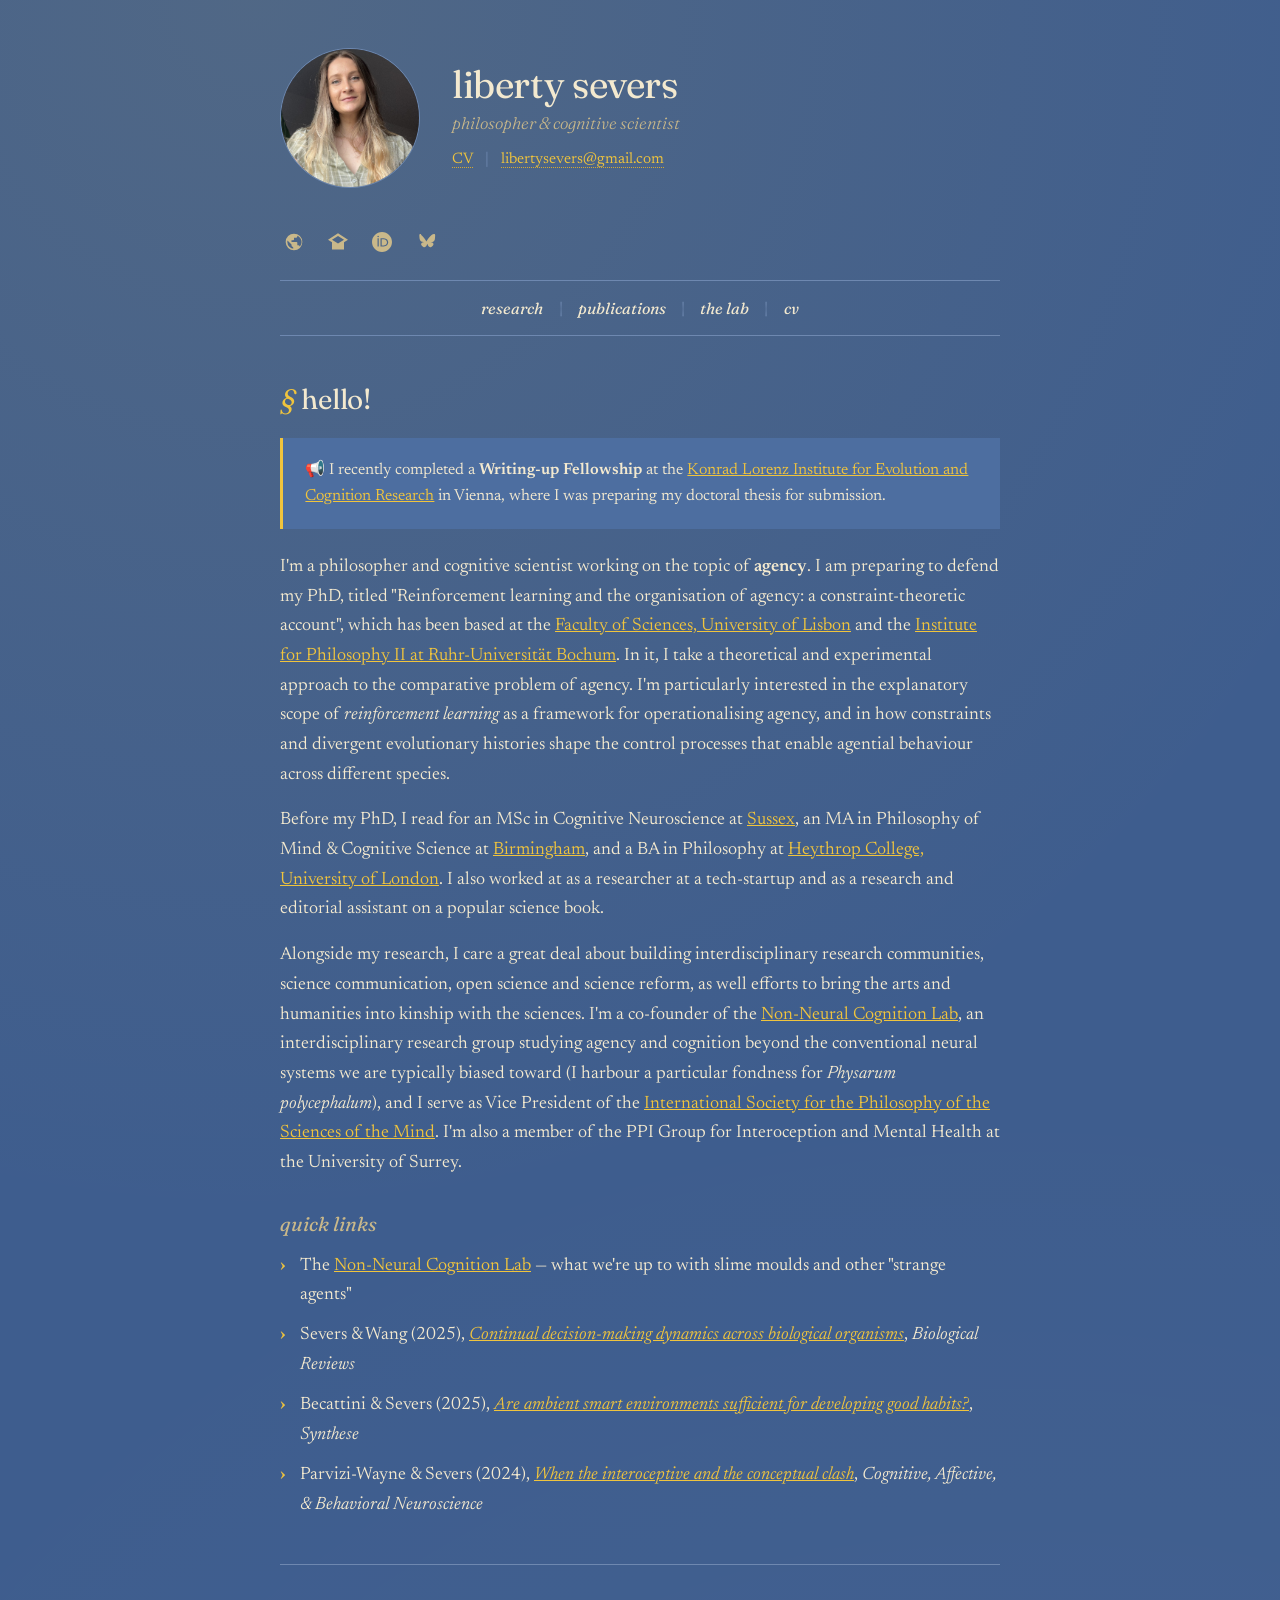
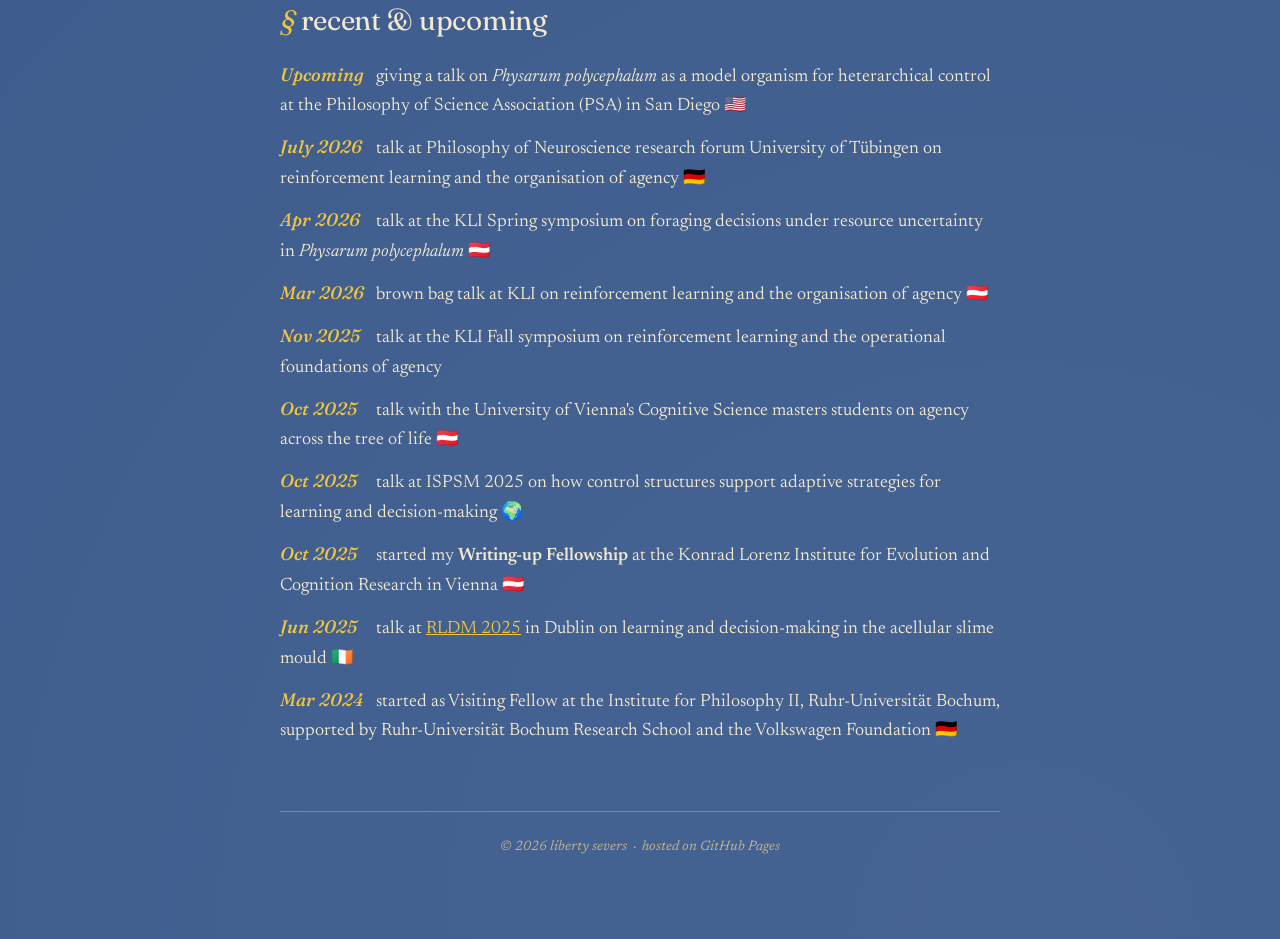
<file: index.html>
<!DOCTYPE html>
<html lang="en">
<head>
  <meta charset="UTF-8" />
  <meta name="viewport" content="width=device-width, initial-scale=1" />
  <title>hello! | liberty severs</title>
  <meta name="description" content="Philosopher & cognitive scientist working on agency, control, and learning and decision-making in both neural and aneural systems." />
  <meta name="google-site-verification" content="Inj9S_rk3QT-n1Qy0sbxyKyYQzeuWXI2e18o4aNgvlk" />
 
  <!-- Fonts -->
  <link rel="preconnect" href="https://fonts.googleapis.com">
  <link rel="preconnect" href="https://fonts.gstatic.com" crossorigin>
  <link href="https://fonts.googleapis.com/css2?family=Fraunces:ital,opsz,wght@0,9..144,300..700;1,9..144,300..700&family=Newsreader:ital,opsz,wght@0,6..72,300..600;1,6..72,300..600&display=swap" rel="stylesheet">
 
  <style>
    :root {
      /* Cornflower blue & marigold — vintage French postcard */
      --bg:         #3e5d8e;
      --bg-soft:    #4d6ea0;
      --ink:        #f3e9cf;
      --ink-soft:   #c9b88a;
      --rule:       #6e88b0;
      --accent:     #f0c43d;
      --accent-soft:#d4a832;
      --gold:       #e8b224;
      --serif-display: "Fraunces", Georgia, serif;
      --serif-body:    "Newsreader", Georgia, serif;
    }
 
    * { box-sizing: border-box; margin: 0; padding: 0; }
 
    html { scroll-behavior: smooth; }
 
    body {
      background: var(--bg);
      color: var(--ink);
      font-family: var(--serif-body);
      font-size: 18px;
      line-height: 1.65;
      font-weight: 380;
      -webkit-font-smoothing: antialiased;
      padding: 3rem 1.5rem 5rem;
      background-image:
        radial-gradient(circle at 20% 0%, rgba(240, 196, 61, 0.10), transparent 45%),
        radial-gradient(circle at 80% 100%, rgba(255, 255, 255, 0.04), transparent 55%);
    }
 
    .wrap {
      max-width: 720px;
      margin: 0 auto;
    }
 
    /* ── HEADER ─────────────────────────── */
    header {
      display: grid;
      grid-template-columns: 140px 1fr;
      gap: 2rem;
      align-items: center;
      margin-bottom: 2.5rem;
    }
 
    .portrait {
      width: 140px;
      height: 140px;
      border-radius: 50%;
      overflow: hidden;
      background: var(--bg-soft);
      border: 1px solid var(--rule);
      display: flex;
      align-items: center;
      justify-content: center;
      font-family: var(--serif-display);
      font-style: italic;
      font-size: 3rem;
      color: var(--accent);
    }
    .portrait img {
      width: 100%; height: 100%; object-fit: cover; display: block;
    }
 
    .titleblock h1 {
      font-family: var(--serif-display);
      font-weight: 400;
      font-size: 2.4rem;
      line-height: 1.05;
      letter-spacing: -0.01em;
      margin-bottom: 0.35rem;
    }
    .titleblock h1 a {
      color: inherit; text-decoration: none;
      border-bottom: 1px solid transparent;
      transition: border-color .2s;
    }
    .titleblock h1 a:hover { border-bottom-color: var(--accent); }
 
    .tagline {
      font-family: var(--serif-display);
      font-style: italic;
      font-weight: 300;
      font-size: 1.05rem;
      color: var(--ink-soft);
      margin-bottom: 0.6rem;
    }
 
    .meta {
      font-size: 0.95rem;
      color: var(--ink-soft);
    }
    .meta a {
      color: var(--accent);
      text-decoration: none;
      border-bottom: 1px dotted var(--accent-soft);
    }
    .meta a:hover { color: var(--ink); border-bottom-color: var(--ink); }
    .meta .sep { color: var(--rule); margin: 0 0.5rem; }
 
    /* ── SOCIAL ICONS ───────────────────── */
    .socials {
      display: flex; flex-wrap: wrap; gap: 1rem;
      margin: 1.25rem 0 1.5rem;
    }
    .socials a {
      width: 28px; height: 28px;
      display: flex; align-items: center; justify-content: center;
      color: var(--ink-soft);
      transition: color .2s, transform .2s;
    }
    .socials a:hover { color: var(--accent); transform: translateY(-2px); }
    .socials svg { width: 20px; height: 20px; }
 
    /* ── NAV ────────────────────────────── */
    nav.primary {
      padding: 0.85rem 0;
      border-top: 1px solid var(--rule);
      border-bottom: 1px solid var(--rule);
      margin-bottom: 2.5rem;
      font-family: var(--serif-display);
      font-size: 1rem;
      text-align: center;
    }
    nav.primary a {
      color: var(--ink);
      text-decoration: none;
      font-style: italic;
      font-weight: 400;
      padding: 0 0.4rem;
      transition: color .2s;
    }
    nav.primary a:hover { color: var(--accent); }
    nav.primary .sep { color: var(--rule); margin: 0 0.3rem; }
 
    /* ── SECTIONS ───────────────────────── */
    section { margin-bottom: 2.75rem; }
 
    h2 {
      font-family: var(--serif-display);
      font-weight: 400;
      font-size: 1.75rem;
      letter-spacing: -0.01em;
      margin-bottom: 1rem;
    }
    h2::before {
      content: "§ ";
      color: var(--accent);
      font-style: italic;
      font-weight: 400;
    }
 
    h3 {
      font-family: var(--serif-display);
      font-style: italic;
      font-weight: 400;
      font-size: 1.25rem;
      color: var(--ink-soft);
      margin: 1.75rem 0 0.75rem;
    }
 
    p { margin-bottom: 1rem; }
 
    a { color: var(--accent); }
    a:hover { color: var(--ink); }
 
    strong { font-weight: 600; color: var(--ink); }
    em { font-style: italic; }
 
    hr {
      border: none;
      border-top: 1px solid var(--rule);
      margin: 2rem 0;
    }
 
    /* ── LISTS ──────────────────────────── */
    ul { list-style: none; padding-left: 0; }
    ul li {
      position: relative;
      padding-left: 1.25rem;
      margin-bottom: 0.65rem;
    }
    ul li::before {
      content: "›";
      position: absolute;
      left: 0;
      top: 0;
      color: var(--accent);
      font-weight: 600;
    }
    ul ul { margin-top: 0.5rem; }
    ul ul li::before { content: "·"; }
 
    /* timeline list */
    .timeline li {
      padding-left: 0;
    }
    .timeline li::before { content: none; }
    .timeline .date {
      font-family: var(--serif-display);
      font-style: italic;
      font-weight: 500;
      color: var(--accent);
      display: inline-block;
      min-width: 5.5rem;
    }
 
    /* ── ANNOUNCEMENT ───────────────────── */
    .announcement {
      background: var(--bg-soft);
      border-left: 3px solid var(--accent);
      padding: 1.2rem 1.4rem;
      margin-bottom: 1.5rem;
      font-size: 1rem;
    }
 
    /* ── FOOTER ─────────────────────────── */
    footer {
      margin-top: 4rem;
      padding-top: 1.5rem;
      border-top: 1px solid var(--rule);
      text-align: center;
      font-size: 0.85rem;
      color: var(--ink-soft);
      font-style: italic;
    }
 
    /* ── MOBILE ─────────────────────────── */
    @media (max-width: 600px) {
      body { padding: 2rem 1.25rem 4rem; font-size: 17px; }
      header {
        grid-template-columns: 1fr;
        text-align: center;
        gap: 1.25rem;
      }
      .portrait { margin: 0 auto; }
      .socials { justify-content: center; }
      .titleblock h1 { font-size: 2rem; }
      nav.primary { font-size: 0.95rem; }
      nav.primary a { display: inline-block; padding: 0.25rem 0.4rem; }
    }
  </style>
</head>
 
<body>
  <div class="wrap">
 
    <!-- ─────── HEADER ─────── -->
    <header>
      <div class="portrait"><img src="headshot.jpg" alt="Liberty Severs"></div>
 
      <div class="titleblock">
        <h1><a href="/">liberty severs</a></h1>
        <div class="tagline">philosopher &amp; cognitive scientist</div>
        <div class="meta">
          <a href="cv.pdf">CV</a>
          <span class="sep">|</span>
          <a href="mailto:libertysevers@gmail.com">libertysevers@gmail.com</a>
        </div>
      </div>
    </header>
 
    <!-- ─────── SOCIAL ICONS ─────── -->
    <div class="socials">
      <a href="https://www.nonneuralcognition.com" aria-label="Non-Neural Cognition Lab" title="Non-Neural Cognition Lab">
        <svg viewBox="0 0 24 24" fill="currentColor"><path d="M12 2a10 10 0 1 0 0 20 10 10 0 0 0 0-20zm0 18a8 8 0 0 1-8-8c0-.6.1-1.2.2-1.8L9 15v1a2 2 0 0 0 2 2v1.9zm6.9-2.5A2 2 0 0 0 17 16h-1v-3a1 1 0 0 0-1-1H9v-2h2a1 1 0 0 0 1-1V7h2a2 2 0 0 0 2-2v-.4a8 8 0 0 1 2.9 12.9z"/></svg>
      </a>
      <a href="https://scholar.google.com/citations?user=iL5Z-ScAAAAJ&amp;hl=en" aria-label="Google Scholar" title="Google Scholar">
        <svg viewBox="0 0 24 24" fill="currentColor"><path d="M12 1.5 0 9.3l4.8 3.1V21h14.4v-8.6l4.8-3.1L12 1.5zm0 12.4-7.2-4.6L12 4.7l7.2 4.6L12 13.9z"/></svg>
      </a>
      <a href="https://orcid.org/0000-0001-7961-6526" aria-label="ORCID" title="ORCID">
        <svg viewBox="0 0 24 24" fill="currentColor"><path d="M12 0C5.372 0 0 5.372 0 12s5.372 12 12 12 12-5.372 12-12S18.628 0 12 0zM7.369 4.378c.525 0 .947.431.947.947 0 .525-.422.947-.947.947-.525 0-.946-.422-.946-.947 0-.516.421-.947.946-.947zm-.722 3.038h1.444v10.041H6.647V7.416zm3.562 0h3.9c3.712 0 5.344 2.653 5.344 5.025 0 2.578-2.016 5.025-5.325 5.025h-3.919V7.416zm1.444 1.303v7.444h2.297c3.272 0 4.022-2.484 4.022-3.722 0-2.016-1.284-3.722-4.097-3.722h-2.222z"/></svg>
      </a>
      <a href="https://bsky.app/profile/libertysevers.bsky.social" aria-label="Bluesky" title="Bluesky">
        <svg viewBox="0 0 24 24" fill="currentColor"><path d="M6.3 3.6c2.5 1.9 5.2 5.7 6.2 7.7 1-2 3.7-5.8 6.2-7.7C20.5 2.3 23 1.4 23 4.2c0 .5-.3 4.6-.5 5.2-.6 2.4-3 3-5.2 2.6 3.8.6 4.7 2.7 2.6 4.8-4 4-5.7-1-6.2-2.3-.1-.2-.1-.3-.1-.3s0 .1-.1.3c-.5 1.3-2.2 6.3-6.2 2.3-2.1-2.1-1.2-4.2 2.6-4.8-2.2.3-4.6-.3-5.2-2.6C4.3 8.8 4 4.7 4 4.2c0-2.8 2.5-1.9 2.3-.6z"/></svg>
      </a>
    </div>
 
    <!-- ─────── NAVIGATION ─────── -->
    <nav class="primary">
      <a href="research.html">research</a>
      <span class="sep">|</span>
      <a href="publications.html">publications</a>
      <span class="sep">|</span>
      <a href="https://www.nonneuralcognition.com">the lab</a>
      <span class="sep">|</span>
      <a href="cv.pdf">cv</a>
    </nav>
 
    <!-- ─────── HELLO ─────── -->
    <section>
      <h2>hello!</h2>
 
      <div class="announcement">
        📢 I recently completed a <strong>Writing-up Fellowship</strong> at the <a href="https://www.kli.ac.at/">Konrad Lorenz Institute for Evolution and Cognition Research</a> in Vienna, where I was preparing my doctoral thesis for submission.
      </div>
 
      <p>
        I'm a philosopher and cognitive scientist working on the topic of <strong>agency</strong>. I am preparing to defend my PhD, titled "Reinforcement learning and the organisation of agency: a constraint-theoretic account", which has been based at the <a href="https://ciencias.ulisboa.pt/">Faculty of Sciences, University of Lisbon</a> and the <a href="https://www.ruhr-uni-bochum.de/philosophy/i/">Institute for Philosophy II at Ruhr-Universität Bochum</a>. In it, I take a theoretical and experimental approach to the comparative problem of agency. I'm particularly interested in the explanatory scope of <em>reinforcement learning</em> as a framework for operationalising agency, and in how constraints and divergent evolutionary histories shape the control processes that enable agential behaviour across different species.
      </p>
 
      <p>
        Before my PhD, I read for an MSc in Cognitive Neuroscience at <a href="https://www.sussex.ac.uk/">Sussex</a>, an MA in Philosophy of Mind &amp; Cognitive Science at <a href="https://www.birmingham.ac.uk/">Birmingham</a>, and a BA in Philosophy at <a href="https://www.heythrop.ac.uk/">Heythrop College, University of London</a>. I also worked at as a researcher at a tech-startup and as a research and editorial assistant on a popular science book.
      </p>
 
      <p>
        Alongside my research, I care a great deal about building interdisciplinary research communities, science communication, open science and science reform, as well efforts to bring the arts and humanities into kinship with the sciences. I'm a co-founder of the <a href="https://www.nonneuralcognition.com">Non-Neural Cognition Lab</a>, an interdisciplinary research group studying agency and cognition beyond the conventional neural systems we are typically biased toward (I harbour a particular fondness for <em>Physarum polycephalum</em>), and I serve as Vice President of the <a href="https://www.ispsmind.com/">International Society for the Philosophy of the Sciences of the Mind</a>. I'm also a member of the PPI Group for Interoception and Mental Health at the University of Surrey.
      </p>
 
      <h3>quick links</h3>
      <ul>
        <li>The <a href="https://www.nonneuralcognition.com">Non-Neural Cognition Lab</a> — what we're up to with slime moulds and other "strange agents"</li>
        <li>Severs &amp; Wang (2025), <em><a href="https://onlinelibrary.wiley.com/doi/full/10.1002/brv.70115">Continual decision-making dynamics across biological organisms</a></em>, <em>Biological Reviews</em></li>
        <li>Becattini &amp; Severs (2025), <em><a href="https://link.springer.com/article/10.1007/s11229-025-05060-0">Are ambient smart environments sufficient for developing good habits?</a></em>, <em>Synthese</em></li>
        <li>Parvizi-Wayne &amp; Severs (2024), <em><a href="https://link.springer.com/article/10.3758/s13415-024-01189-6">When the interoceptive and the conceptual clash</a></em>, <em>Cognitive, Affective, &amp; Behavioral Neuroscience</em></li>
      </ul>
    </section>
 
    <hr />
 
    <!-- ─────── NEWS ─────── -->
    <section>
      <h2>recent &amp; upcoming</h2>
      <ul class="timeline">
        <li><span class="date">Upcoming</span> &nbsp;giving a talk on <em>Physarum polycephalum</em> as a model organism for heterarchical control at the Philosophy of Science Association (PSA) in San Diego 🇺🇸</li>
        <li><span class="date">July 2026</span> &nbsp;talk at Philosophy of Neuroscience research forum University of Tübingen on reinforcement learning and the organisation of agency 🇩🇪</li>
        <li><span class="date">Apr 2026</span> &nbsp;talk at the KLI Spring symposium on foraging decisions under resource uncertainty in <em>Physarum polycephalum</em> 🇦🇹</li>
        <li><span class="date">Mar 2026</span> &nbsp;brown bag talk at KLI on reinforcement learning and the organisation of agency 🇦🇹</li>
        <li><span class="date">Nov 2025</span> &nbsp;talk at the KLI Fall symposium on reinforcement learning and the operational foundations of agency</li>
         <li><span class="date">Oct 2025</span> &nbsp;talk with the University of Vienna's Cognitive Science masters students on agency across the tree of life 🇦🇹</li>
        <li><span class="date">Oct 2025</span> &nbsp;talk at ISPSM 2025 on how control structures support adaptive strategies for learning and decision-making 🌍</li>
        <li><span class="date">Oct 2025</span> &nbsp;started my <strong>Writing-up Fellowship</strong> at the Konrad Lorenz Institute for Evolution and Cognition Research in Vienna 🇦🇹</li>
        <li><span class="date">Jun 2025</span> &nbsp;talk at <a href="https://rldm.org/">RLDM 2025</a> in Dublin on learning and decision-making in the acellular slime mould 🇮🇪</li>
        <li><span class="date">Mar 2024</span> &nbsp;started as Visiting Fellow at the Institute for Philosophy II, Ruhr-Universität Bochum, supported by Ruhr-Universität Bochum Research School and the Volkswagen Foundation 🇩🇪</li>
      </ul>
    </section>
 
    <footer>
      © <span id="year"></span> liberty severs &nbsp;·&nbsp; hosted on GitHub Pages
    </footer>
  </div>
 
  <script>
    document.getElementById("year").textContent = new Date().getFullYear();
  </script>
</body>
</html>
</file>
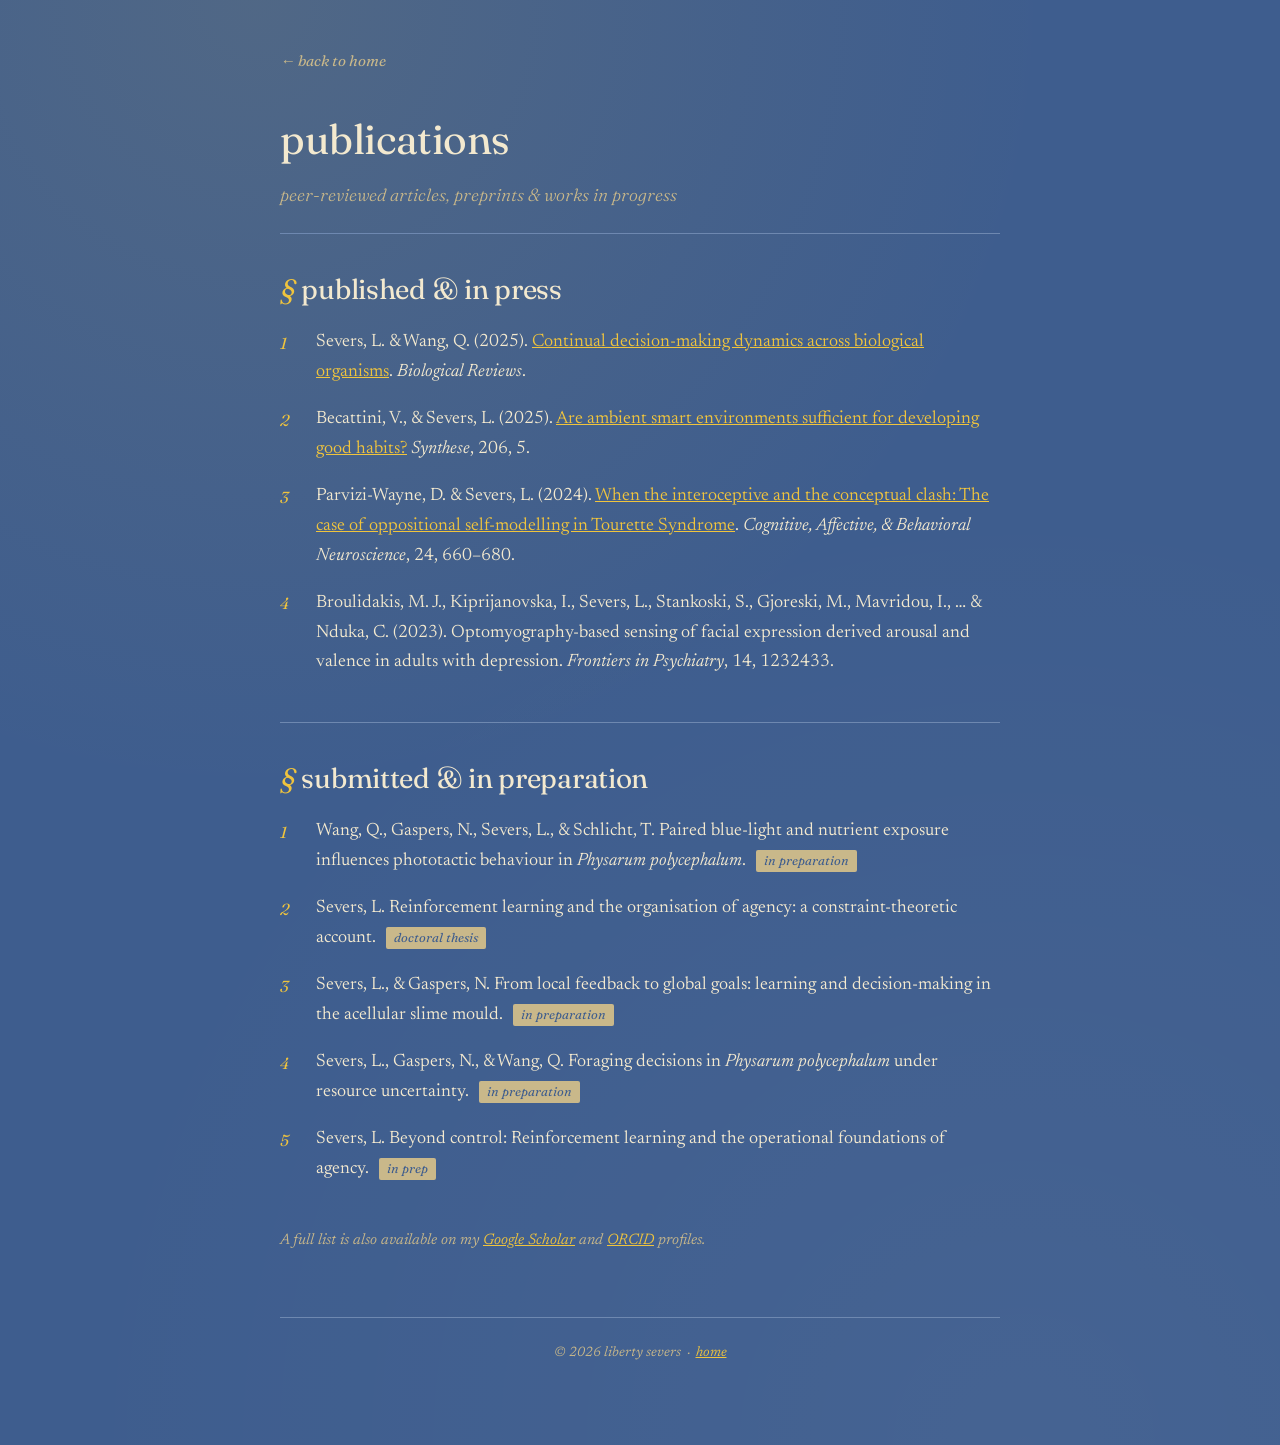
<file: publications.html>
<!DOCTYPE html>
<html lang="en">
<head>
  <meta charset="UTF-8" />
  <meta name="viewport" content="width=device-width, initial-scale=1" />
  <title>publications | liberty severs</title>
  <meta name="description" content="Publications, preprints, and works in progress by Liberty Severs." />

  <link rel="preconnect" href="https://fonts.googleapis.com">
  <link rel="preconnect" href="https://fonts.gstatic.com" crossorigin>
  <link href="https://fonts.googleapis.com/css2?family=Fraunces:ital,opsz,wght@0,9..144,300..700;1,9..144,300..700&family=Newsreader:ital,opsz,wght@0,6..72,300..600;1,6..72,300..600&display=swap" rel="stylesheet">
  <link rel="stylesheet" href="style.css">
</head>

<body>
  <div class="wrap">

    <a href="index.html" class="backlink">back to home</a>

    <h1 class="pagetitle">publications</h1>
    <div class="pagetitle-sub">peer-reviewed articles, preprints &amp; works in progress</div>

    <!-- ─────── PUBLISHED ─────── -->
    <section>
      <h2>published &amp; in press</h2>
      <ol class="pubs">
        <li>
          Severs, L. &amp; Wang, Q. (2025). <a href="https://onlinelibrary.wiley.com/doi/full/10.1002/brv.70115">Continual decision-making dynamics across biological organisms</a>. <em>Biological Reviews</em>.
        </li>
        <li>
          Becattini, V., &amp; Severs, L. (2025). <a href="https://link.springer.com/article/10.1007/s11229-025-05060-0">Are ambient smart environments sufficient for developing good habits?</a> <em>Synthese</em>, 206, 5.
        </li>
        <li>
          Parvizi-Wayne, D. &amp; Severs, L. (2024). <a href="https://link.springer.com/article/10.3758/s13415-024-01189-6">When the interoceptive and the conceptual clash: The case of oppositional self-modelling in Tourette Syndrome</a>. <em>Cognitive, Affective, &amp; Behavioral Neuroscience</em>, 24, 660–680.
        </li>
        <li>
          Broulidakis, M. J., Kiprijanovska, I., Severs, L., Stankoski, S., Gjoreski, M., Mavridou, I., … &amp; Nduka, C. (2023). Optomyography-based sensing of facial expression derived arousal and valence in adults with depression. <em>Frontiers in Psychiatry</em>, 14, 1232433.
        </li>
      </ol>
    </section>

    <hr />

    <!-- ─────── UNDER REVIEW / PREPRINT ─────── -->
    <section>
      <h2>submitted &amp; in preparation</h2>
      <ol class="pubs">
        <li>
          Wang, Q., Gaspers, N., Severs, L., &amp; Schlicht, T. Paired blue-light and nutrient exposure influences phototactic behaviour in <em>Physarum polycephalum</em>. <span class="pub-status">in preparation</span>
        </li>
        <li>
          Severs, L. Reinforcement learning and the organisation of agency: a constraint-theoretic account. <span class="pub-status">doctoral thesis</span>
        </li>
        <li>
          Severs, L., &amp; Gaspers, N. From local feedback to global goals: learning and decision-making in the acellular slime mould. <span class="pub-status">in preparation</span>
        </li>
        <li>
          Severs, L., Gaspers, N., &amp; Wang, Q. Foraging decisions in <em>Physarum polycephalum</em> under resource uncertainty. <span class="pub-status">in preparation</span>
        </li>
        <li>
          Severs, L. Beyond control: Reinforcement learning and the operational foundations of agency. <span class="pub-status">in prep</span>
        </li>
      </ol>
    </section>

    <p style="font-size:0.95rem; color:var(--ink-soft); font-style:italic;">
      A full list is also available on my <a href="https://scholar.google.com/citations?user=iL5Z-ScAAAAJ&amp;hl=en">Google Scholar</a> and <a href="https://orcid.org/0000-0001-7961-6526">ORCID</a> profiles.
    </p>

    <footer>
      © <span id="year"></span> liberty severs &nbsp;·&nbsp; <a href="index.html">home</a>
    </footer>
  </div>

  <script>
    document.getElementById("year").textContent = new Date().getFullYear();
  </script>
</body>
</html>
</file>
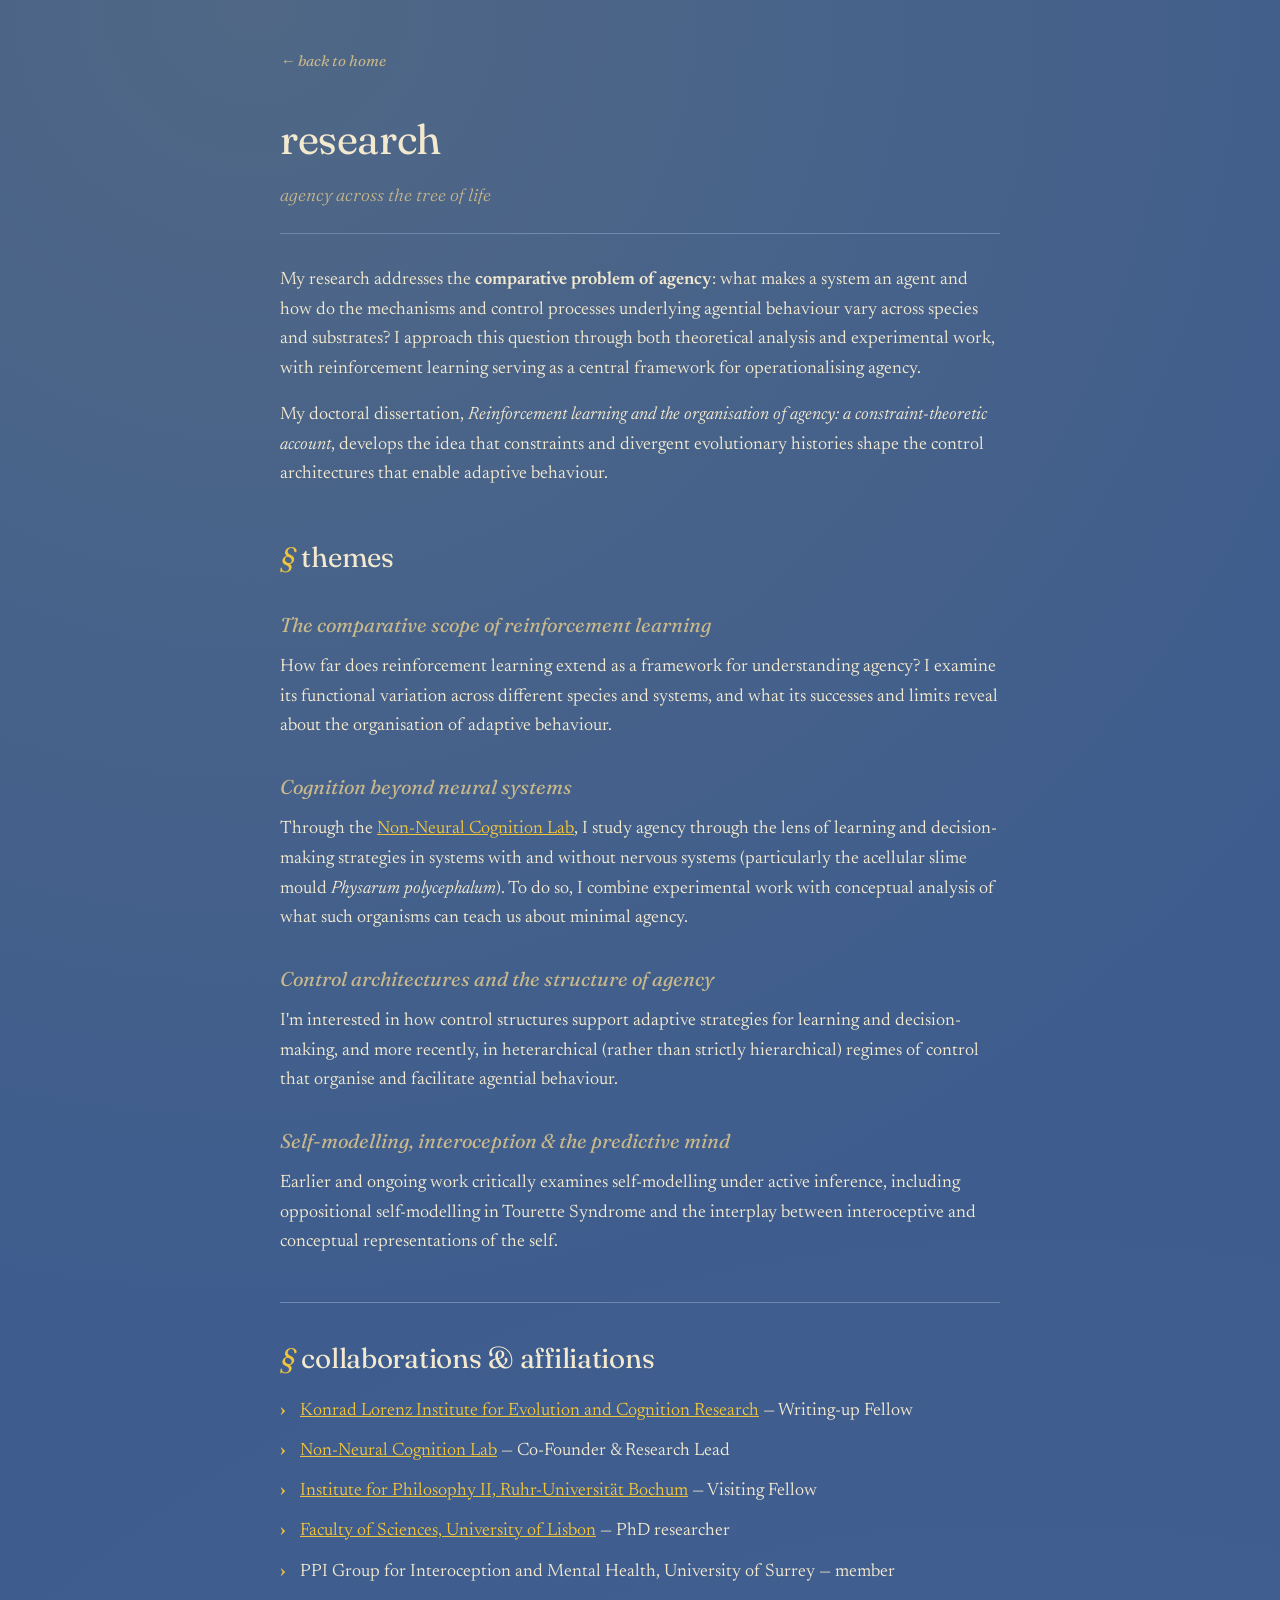
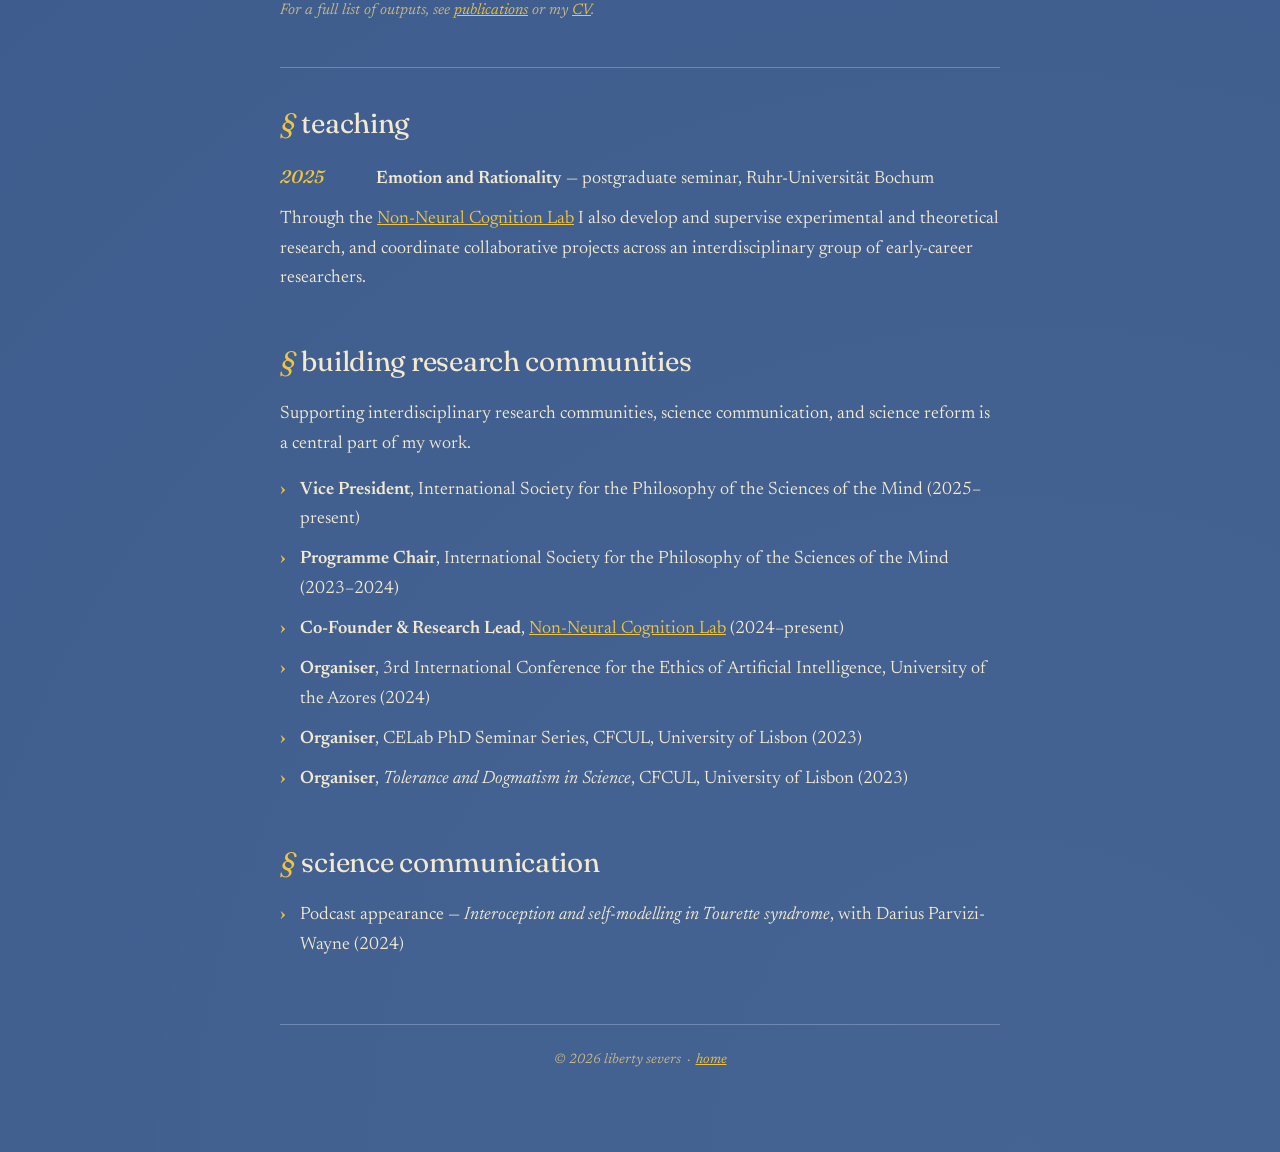
<file: research.html>
<!DOCTYPE html>
<html lang="en">
<head>
  <meta charset="UTF-8" />
  <meta name="viewport" content="width=device-width, initial-scale=1" />
  <title>research | liberty severs</title>
  <meta name="description" content="Research on agency, reinforcement learning and comparative cognition, plus teaching and community work." />

  <link rel="preconnect" href="https://fonts.googleapis.com">
  <link rel="preconnect" href="https://fonts.gstatic.com" crossorigin>
  <link href="https://fonts.googleapis.com/css2?family=Fraunces:ital,opsz,wght@0,9..144,300..700;1,9..144,300..700&family=Newsreader:ital,opsz,wght@0,6..72,300..600;1,6..72,300..600&display=swap" rel="stylesheet">
  <link rel="stylesheet" href="style.css">
</head>

<body>
  <div class="wrap">

    <a href="index.html" class="backlink">back to home</a>

    <h1 class="pagetitle">research</h1>
    <div class="pagetitle-sub">agency across the tree of life</div>

    <section>
      <p>
        My research addresses the <strong>comparative problem of agency</strong>: what makes a system an agent and how do the mechanisms and control processes underlying agential behaviour vary across species and substrates? I approach this question through both theoretical analysis and experimental work, with reinforcement learning serving as a central framework for operationalising agency.
      </p>
      <p>
        My doctoral dissertation, <em>Reinforcement learning and the organisation of agency: a constraint-theoretic account</em>, develops the idea that constraints and divergent evolutionary histories shape the control architectures that enable adaptive behaviour.
      </p>
    </section>

    <section>
      <h2>themes</h2>

      <h3>The comparative scope of reinforcement learning</h3>
      <p>
        How far does reinforcement learning extend as a framework for understanding agency? I examine its functional variation across different species and systems, and what its successes and limits reveal about the organisation of adaptive behaviour.
      </p>

      <h3>Cognition beyond neural systems</h3>
      <p>
        Through the <a href="https://www.nonneuralcognition.com">Non-Neural Cognition Lab</a>, I study agency through the lens of learning and decision-making strategies in systems with and without nervous systems (particularly the acellular slime mould <em>Physarum polycephalum</em>). To do so, I combine experimental work with conceptual analysis of what such organisms can teach us about minimal agency.
      </p>

      <h3>Control architectures and the structure of agency</h3>
      <p>
        I'm interested in how control structures support adaptive strategies for learning and decision-making, and more recently, in heterarchical (rather than strictly hierarchical) regimes of control that organise and facilitate agential behaviour.
      </p>

      <h3>Self-modelling, interoception &amp; the predictive mind</h3>
      <p>
        Earlier and ongoing work critically examines self-modelling under active inference, including oppositional self-modelling in Tourette Syndrome and the interplay between interoceptive and conceptual representations of the self.
      </p>
    </section>

    <hr />

    <section>
      <h2>collaborations &amp; affiliations</h2>
      <ul>
        <li><a href="https://www.kli.ac.at/">Konrad Lorenz Institute for Evolution and Cognition Research</a> — Writing-up Fellow</li>
        <li><a href="https://www.nonneuralcognition.com">Non-Neural Cognition Lab</a> — Co-Founder &amp; Research Lead</li>
        <li><a href="https://www.ruhr-uni-bochum.de/philosophy/i/">Institute for Philosophy II, Ruhr-Universität Bochum</a> — Visiting Fellow</li>
        <li><a href="https://ciencias.ulisboa.pt/">Faculty of Sciences, University of Lisbon</a> — PhD researcher</li>
        <li>PPI Group for Interoception and Mental Health, University of Surrey — member</li>
      </ul>
      <p style="font-size:0.95rem; color:var(--ink-soft); font-style:italic;">
        For a full list of outputs, see <a href="publications.html">publications</a> or my <a href="cv.pdf">CV</a>.
      </p>
    </section>

    <hr />

    <!-- ─────── TEACHING (merged in) ─────── -->
    <section>
      <h2>teaching</h2>
      <ul class="timeline">
        <li><span class="date">2025</span> &nbsp;<strong>Emotion and Rationality</strong> — postgraduate seminar, Ruhr-Universität Bochum</li>
      </ul>
      <p>
        Through the <a href="https://www.nonneuralcognition.com">Non-Neural Cognition Lab</a> I also develop and supervise experimental and theoretical research, and coordinate collaborative projects across an interdisciplinary group of early-career researchers.
      </p>
    </section>

    <section>
      <h2>building research communities</h2>
      <p>
        Supporting interdisciplinary research communities, science communication, and science reform is a central part of my work.
      </p>
      <ul>
        <li><strong>Vice President</strong>, International Society for the Philosophy of the Sciences of the Mind (2025–present)</li>
        <li><strong>Programme Chair</strong>, International Society for the Philosophy of the Sciences of the Mind (2023–2024)</li>
        <li><strong>Co-Founder &amp; Research Lead</strong>, <a href="https://www.nonneuralcognition.com">Non-Neural Cognition Lab</a> (2024–present)</li>
        <li><strong>Organiser</strong>, 3rd International Conference for the Ethics of Artificial Intelligence, University of the Azores (2024)</li>
        <li><strong>Organiser</strong>, CELab PhD Seminar Series, CFCUL, University of Lisbon (2023)</li>
        <li><strong>Organiser</strong>, <em>Tolerance and Dogmatism in Science</em>, CFCUL, University of Lisbon (2023)</li>
      </ul>
    </section>

    <section>
      <h2>science communication</h2>
      <ul>
        <li>Podcast appearance — <em>Interoception and self-modelling in Tourette syndrome</em>, with Darius Parvizi-Wayne (2024)</li>
      </ul>
    </section>

    <footer>
      © <span id="year"></span> liberty severs &nbsp;·&nbsp; <a href="index.html">home</a>
    </footer>
  </div>

  <script>
    document.getElementById("year").textContent = new Date().getFullYear();
  </script>
</body>
</html>
</file>
<file: style.css>
:root {
  /* Cornflower blue & marigold — vintage French postcard */
  --bg:         #3e5d8e;
  --bg-soft:    #4d6ea0;
  --ink:        #f3e9cf;
  --ink-soft:   #c9b88a;
  --rule:       #6e88b0;
  --accent:     #f0c43d;
  --accent-soft:#d4a832;
  --gold:       #e8b224;
  --serif-display: "Fraunces", Georgia, serif;
  --serif-body:    "Newsreader", Georgia, serif;
}

* { box-sizing: border-box; margin: 0; padding: 0; }

html { scroll-behavior: smooth; }

body {
  background: var(--bg);
  color: var(--ink);
  font-family: var(--serif-body);
  font-size: 18px;
  line-height: 1.65;
  font-weight: 380;
  -webkit-font-smoothing: antialiased;
  padding: 3rem 1.5rem 5rem;
  background-image:
    radial-gradient(circle at 20% 0%, rgba(240, 196, 61, 0.10), transparent 45%),
    radial-gradient(circle at 80% 100%, rgba(255, 255, 255, 0.04), transparent 55%);
}

.wrap {
  max-width: 720px;
  margin: 0 auto;
}

/* ── HEADER ─────────────────────────── */
header {
  display: grid;
  grid-template-columns: 140px 1fr;
  gap: 2rem;
  align-items: center;
  margin-bottom: 2.5rem;
}

.portrait {
  width: 140px;
  height: 140px;
  border-radius: 50%;
  overflow: hidden;
  background: var(--bg-soft);
  border: 1px solid var(--rule);
  display: flex;
  align-items: center;
  justify-content: center;
  font-family: var(--serif-display);
  font-style: italic;
  font-size: 3rem;
  color: var(--accent);
}
.portrait img {
  width: 100%; height: 100%; object-fit: cover; display: block;
}

.titleblock h1 {
  font-family: var(--serif-display);
  font-weight: 400;
  font-size: 2.4rem;
  line-height: 1.05;
  letter-spacing: -0.01em;
  margin-bottom: 0.35rem;
}
.titleblock h1 a {
  color: inherit; text-decoration: none;
  border-bottom: 1px solid transparent;
  transition: border-color .2s;
}
.titleblock h1 a:hover { border-bottom-color: var(--accent); }

.tagline {
  font-family: var(--serif-display);
  font-style: italic;
  font-weight: 300;
  font-size: 1.05rem;
  color: var(--ink-soft);
  margin-bottom: 0.6rem;
}

.meta {
  font-size: 0.95rem;
  color: var(--ink-soft);
}
.meta a {
  color: var(--accent);
  text-decoration: none;
  border-bottom: 1px dotted var(--accent-soft);
}
.meta a:hover { color: var(--ink); border-bottom-color: var(--ink); }
.meta .sep { color: var(--rule); margin: 0 0.5rem; }

/* ── SOCIAL ICONS ───────────────────── */
.socials {
  display: flex; flex-wrap: wrap; gap: 1rem;
  margin: 1.25rem 0 1.5rem;
}
.socials a {
  width: 28px; height: 28px;
  display: flex; align-items: center; justify-content: center;
  color: var(--ink-soft);
  transition: color .2s, transform .2s;
}
.socials a:hover { color: var(--accent); transform: translateY(-2px); }
.socials svg { width: 20px; height: 20px; }

/* ── NAV ────────────────────────────── */
nav.primary {
  padding: 0.85rem 0;
  border-top: 1px solid var(--rule);
  border-bottom: 1px solid var(--rule);
  margin-bottom: 2.5rem;
  font-family: var(--serif-display);
  font-size: 1rem;
  text-align: center;
}
nav.primary a {
  color: var(--ink);
  text-decoration: none;
  font-style: italic;
  font-weight: 400;
  padding: 0 0.4rem;
  transition: color .2s;
}
nav.primary a:hover { color: var(--accent); }
nav.primary a.active { color: var(--accent); border-bottom: 1px solid var(--accent); }
nav.primary .sep { color: var(--rule); margin: 0 0.3rem; }

/* ── SECTIONS ───────────────────────── */
section { margin-bottom: 2.75rem; }

h2 {
  font-family: var(--serif-display);
  font-weight: 400;
  font-size: 1.75rem;
  letter-spacing: -0.01em;
  margin-bottom: 1rem;
}
h2::before {
  content: "§ ";
  color: var(--accent);
  font-style: italic;
  font-weight: 400;
}

h3 {
  font-family: var(--serif-display);
  font-style: italic;
  font-weight: 400;
  font-size: 1.25rem;
  color: var(--ink-soft);
  margin: 1.75rem 0 0.75rem;
}

p { margin-bottom: 1rem; }

a { color: var(--accent); }
a:hover { color: var(--ink); }

strong { font-weight: 600; color: var(--ink); }
em { font-style: italic; }

hr {
  border: none;
  border-top: 1px solid var(--rule);
  margin: 2rem 0;
}

/* ── LISTS ──────────────────────────── */
ul { list-style: none; padding-left: 0; }
ul li {
  position: relative;
  padding-left: 1.25rem;
  margin-bottom: 0.65rem;
}
ul li::before {
  content: "›";
  position: absolute;
  left: 0;
  top: 0;
  color: var(--accent);
  font-weight: 600;
}
ul ul { margin-top: 0.5rem; }
ul ul li::before { content: "·"; }

/* publication list — numbered, no custom bullet */
ol.pubs {
  list-style: none;
  padding-left: 0;
  counter-reset: pub;
}
ol.pubs li {
  position: relative;
  padding-left: 2.25rem;
  margin-bottom: 1.1rem;
}
ol.pubs li::before {
  counter-increment: pub;
  content: counter(pub);
  position: absolute;
  left: 0;
  top: 0.1rem;
  font-family: var(--serif-display);
  font-style: italic;
  color: var(--accent);
  font-size: 1rem;
  min-width: 1.5rem;
}
.pub-status {
  display: inline-block;
  font-family: var(--serif-display);
  font-style: italic;
  font-size: 0.8rem;
  color: var(--bg);
  background: var(--ink-soft);
  padding: 0.05rem 0.5rem;
  border-radius: 2px;
  margin-left: 0.4rem;
  vertical-align: middle;
}

/* timeline list */
.timeline li {
  padding-left: 0;
}
.timeline li::before { content: none; }
.timeline .date {
  font-family: var(--serif-display);
  font-style: italic;
  font-weight: 500;
  color: var(--accent);
  display: inline-block;
  min-width: 5.5rem;
}

/* ── ANNOUNCEMENT ───────────────────── */
.announcement {
  background: var(--bg-soft);
  border-left: 3px solid var(--accent);
  padding: 1.2rem 1.4rem;
  margin-bottom: 1.5rem;
  font-size: 1rem;
}

/* ── BACK LINK ──────────────────────── */
.backlink {
  display: inline-block;
  margin-bottom: 2rem;
  font-family: var(--serif-display);
  font-style: italic;
  font-size: 0.95rem;
  color: var(--ink-soft);
  text-decoration: none;
}
.backlink:hover { color: var(--accent); }
.backlink::before { content: "← "; }

/* ── PAGE TITLE (sub-pages) ─────────── */
.pagetitle {
  font-family: var(--serif-display);
  font-weight: 400;
  font-size: 2.6rem;
  letter-spacing: -0.01em;
  margin-bottom: 0.4rem;
}
.pagetitle-sub {
  font-family: var(--serif-display);
  font-style: italic;
  font-weight: 300;
  font-size: 1.1rem;
  color: var(--ink-soft);
  margin-bottom: 2rem;
  padding-bottom: 1.5rem;
  border-bottom: 1px solid var(--rule);
}

/* ── FOOTER ─────────────────────────── */
footer {
  margin-top: 4rem;
  padding-top: 1.5rem;
  border-top: 1px solid var(--rule);
  text-align: center;
  font-size: 0.85rem;
  color: var(--ink-soft);
  font-style: italic;
}

/* ── MOBILE ─────────────────────────── */
@media (max-width: 600px) {
  body { padding: 2rem 1.25rem 4rem; font-size: 17px; }
  header {
    grid-template-columns: 1fr;
    text-align: center;
    gap: 1.25rem;
  }
  .portrait { margin: 0 auto; }
  .socials { justify-content: center; }
  .titleblock h1 { font-size: 2rem; }
  nav.primary { font-size: 0.95rem; }
  nav.primary a { display: inline-block; padding: 0.25rem 0.4rem; }
  .pagetitle { font-size: 2rem; }
}
</file>
